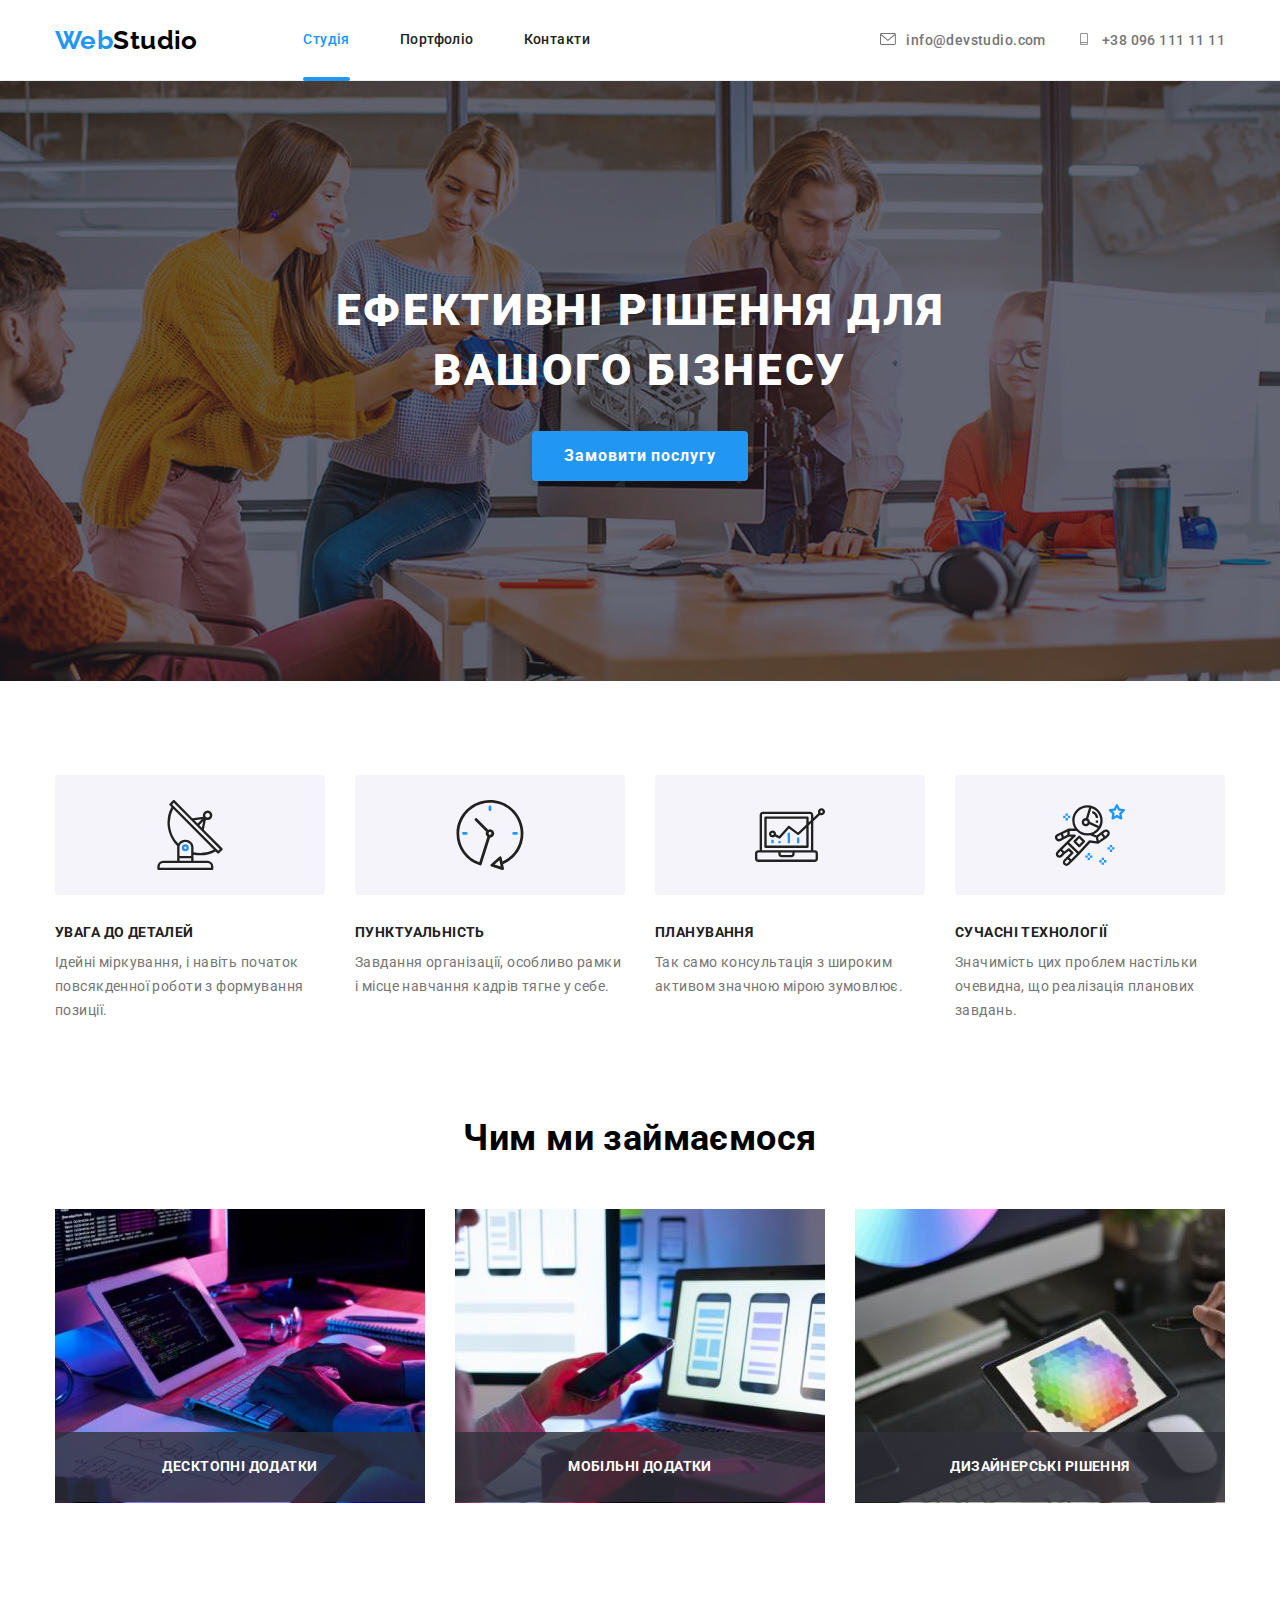
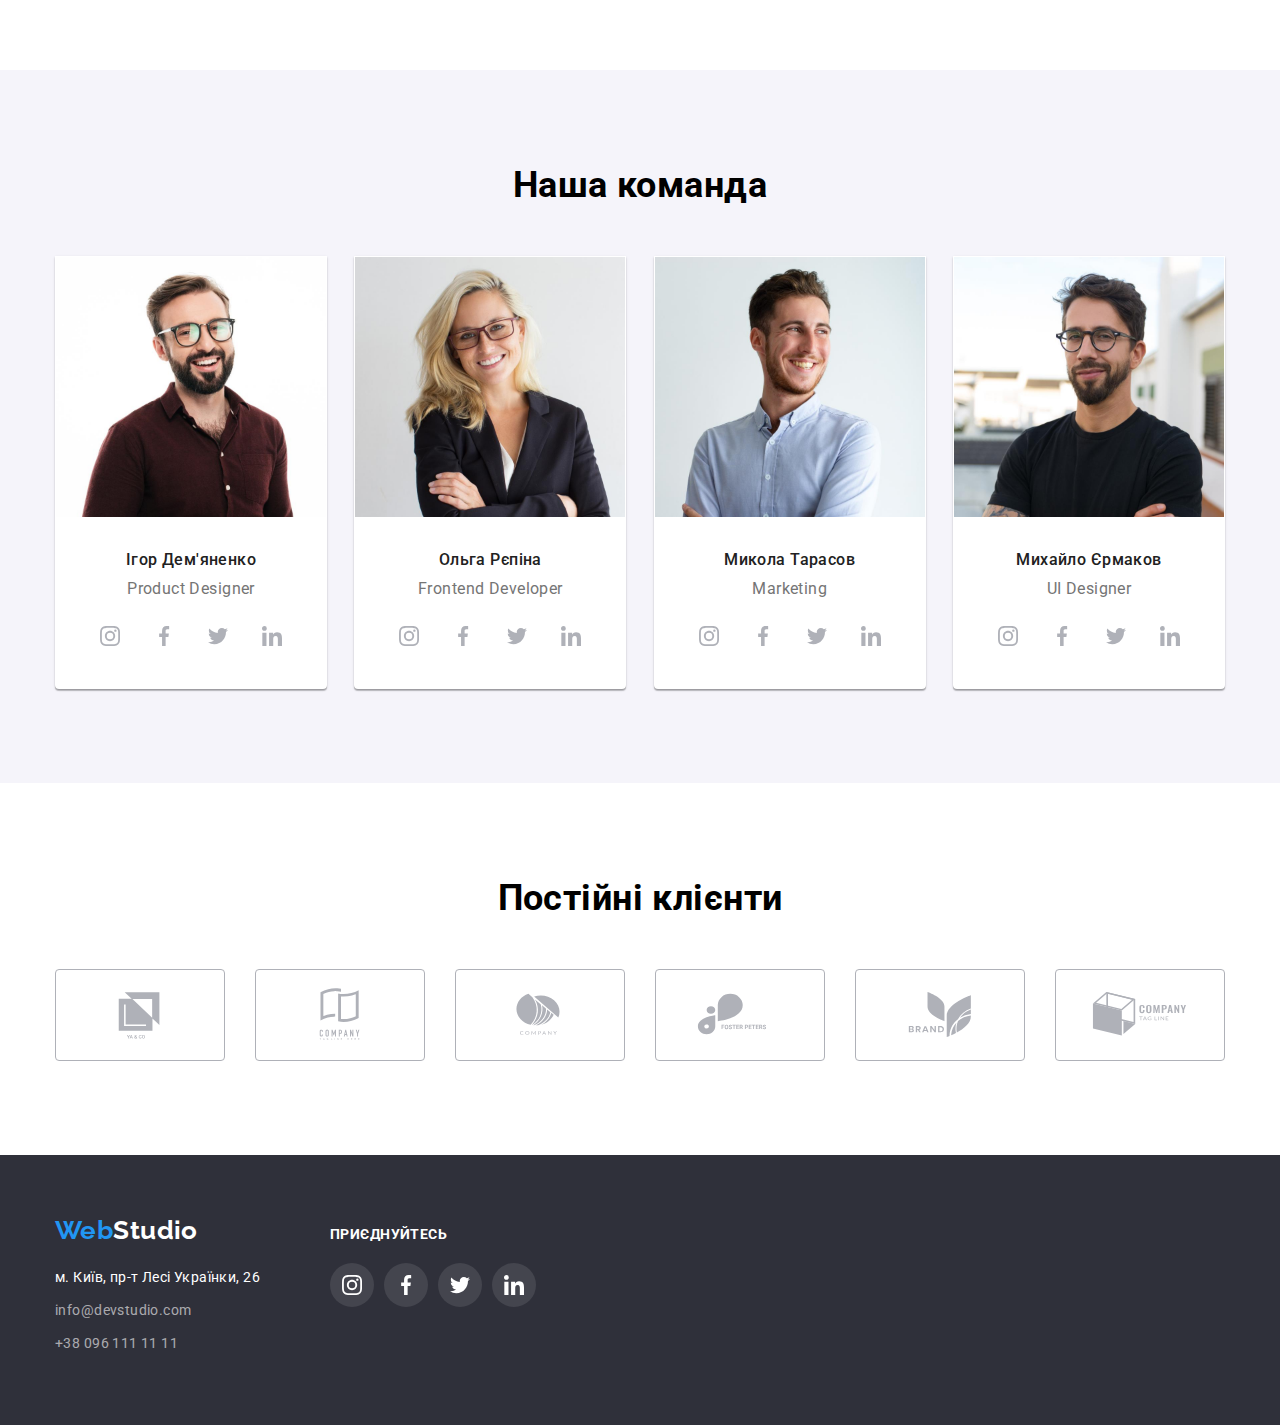
<file: index.html>
<!DOCTYPE html>
<html lang="uk">

<head>
  <meta charset="UTF-8" />
  <meta http-equiv="X-UA-Compatible" content="IE=edge" />
  <meta name="viewport" content="width=device-width, initial-scale=1.0" />
  <title>WebStudio</title>

  <link rel="preconnect" href="https://fonts.googleapis.com">
  <link rel="preconnect" href="https://fonts.gstatic.com" crossorigin>
  <link href="https://fonts.googleapis.com/css2?family=Raleway:wght@700&family=Roboto:wght@400;500;700;900&display=swap"
    rel="stylesheet">

  <link rel="stylesheet"
    href="https://cdnjs.cloudflare.com/ajax/libs/modern-normalize/1.1.0/modern-normalize.min.css" />
  <link rel="stylesheet" href="./css/styles.css" />
</head>

<body>
  <header>
    <div class="container">
      <div class="header-container">
        <div class="navigation">
          <a href="./index.html" class="logo">Web<span>Studio</span></a>
          <nav>
            <ul class="menu-items">
              <li class="item"><a href=./index.html class="current">Студія</a></li>
              <li class="item"><a href=./portfolio.html>Портфоліо</a></li>
              <li class="item"><a href=./index.html#team>Контакти</a></li>
            </ul>
          </nav>
        </div>
        <ul class="menu-contacts-list">
          <li class="menu-contacts-item">
            <a href="mailto:info@devstudio.com">
              <svg class="menu-contacts-icon" width="16" height="12">
                <use href="./images/icons.svg#icon-envelope">
                </use>
              </svg>info@devstudio.com
            </a>
          </li>
          <li class="menu-contacts-item">
            <a href="tel:+380961111111">
              <svg class="menu-contacts-icon" width="16" height="12">
                <use href="./images/icons.svg#icon-smartphone">
                </use>
              </svg>+38 096 111 11 11
            </a>
          </li>
        </ul>
      </div>
    </div>
  </header>

  <main>
    <section class="section order overlay" id="studio">
      <div class="container">
        <h1 class="webstudio-title">Ефективні рішення для<br>вашого бізнесу</h1>
        <button type="button" class="order-btn" data-modal-open>Замовити послугу</button>
      </div>
    </section>

    <section class="section features">
      <div class="container">
        <ul class="features-list">
          <li class="features-list-item">
            <div class="features-list-icon">
              <svg class="feature-icon" width="70" height="70">
                <use href="./images/icons.svg#icon-antenna">
                </use>
              </svg>
            </div>
            <h3 class="features-list-title">УВАГА ДО ДЕТАЛЕЙ</h3>
            <p class="features-list-descr">
              Ідейні міркування, і навіть початок повсякденної роботи з
              формування позиції.
            </p>
          </li>
          <li class="features-list-item">
            <div class="features-list-icon">
              <svg class="feature-icon" width="70" height="70">
                <use href="./images/icons.svg#icon-clock">
                </use>
              </svg>
            </div>
            <h3 class="features-list-title">ПУНКТУАЛЬНІСТЬ</h3>
            <p class="features-list-descr">
              Завдання організації, особливо рамки і місце навчання кадрів тягне
              у себе.
            </p>
          </li>
          <li class="features-list-item">
            <div class="features-list-icon">
              <svg class="feature-icon" width="70" height="70">
                <use href="./images/icons.svg#icon-diagram">
                </use>
              </svg>
            </div>
            <h3 class="features-list-title">ПЛАНУВАННЯ</h3>
            <p class="features-list-descr">
              Так само консультація з широким активом значною мірою зумовлює.
            </p>
          </li>
          <li class="features-list-item">
            <div class="features-list-icon">
              <svg class="feature-icon" width="70" height="70">
                <use href="./images/icons.svg#icon-astronaut">
                </use>
              </svg>
            </div>
            <h3 class="features-list-title">СУЧАСНІ ТЕХНОЛОГІЇ</h3>
            <p class="features-list-descr">
              Значимість цих проблем настільки очевидна, що реалізація планових
              завдань.
            </p>
          </li>
        </ul>
      </div>
    </section>

    <section class="section">
      <div class="container">
        <div class="about">
          <h2 class="studio-title">Чим ми займаємося</h2>
          <ul class="studio-imgs">
            <li>
              <img src="./images/img1.jpg" alt="Створення скелету HTML-документу" width="370" />
              <p class="studio-text">Десктопні додатки</p>
            </li>
            <li>
              <img src="./images/img2.jpg" alt="Структурна розмітка сторінки" width="370" />
              <p class="studio-text">Мобільні додатки</p>
            </li>
            <li>
              <img src="./images/img3.jpg" alt="CSS оформлення сторінки" width="370" />
              <p class="studio-text">Дизайнерські рішення</p>
            </li>
          </ul>
        </div>
      </div>
    </section>

    <section class="section team" id="team">
      <div class="container">
        <h2 class="team-title">Наша команда</h2>
        <ul class="team-container">
          <li class="team-card">
            <img src="./images/card1.jpg" alt="card1" class="team-card-img" width="270" />
            <h3 class="team-card-name">Ігор Дем'яненко</h3>
            <p class="team-card-position">Product Designer</p>
            <ul class="social-list">
              <li class="social-item"><a href="" class="social-link">
                  <svg class="social-icon" width="20" height="20">
                    <use href="./images/icons.svg#icon-instagram">
                    </use>
                  </svg></a>
              </li>
              <li class="social-item"><a href="" class="social-link">
                  <svg class="social-icon" width="20" height="20">
                    <use href="./images/icons.svg#icon-facebook">
                    </use>
                  </svg></a>
              </li>
              <li class="social-item"><a href="" class="social-link">
                  <svg class="social-icon" width="20" height="20">
                    <use href="./images/icons.svg#icon-twitter">
                    </use>
                  </svg></a>
              </li>
              <li class="social-item"><a href="" class="social-link">
                  <svg class="social-icon" width="20" height="20">
                    <use href="./images/icons.svg#icon-linkedin">
                    </use>
                  </svg></a>
              </li>
            </ul>
          </li>
          <li class="team-card">
            <img src="./images/card2.jpg" alt="card2" class="team-card-img" width="270" />
            <h3 class="team-card-name">Ольга Рєпіна</h3>
            <p class="team-card-position">Frontend Developer</p>
            <ul class="social-list">
              <li class="social-item"><a href="" class="social-link">
                  <svg class="social-icon" width="20" height="20">
                    <use href="./images/icons.svg#icon-instagram">
                    </use>
                  </svg></a>
              </li>
              <li class="social-item"><a href="" class="social-link">
                  <svg class="social-icon" width="20" height="20">
                    <use href="./images/icons.svg#icon-facebook">
                    </use>
                  </svg></a>
              </li>
              <li class="social-item"><a href="" class="social-link">
                  <svg class="social-icon" width="20" height="20">
                    <use href="./images/icons.svg#icon-twitter">
                    </use>
                  </svg></a>
              </li>
              <li class="social-item"><a href="" class="social-link">
                  <svg class="social-icon" width="20" height="20">
                    <use href="./images/icons.svg#icon-linkedin">
                    </use>
                  </svg></a>
              </li>
            </ul>
          </li>
          <li class="team-card">
            <img src="./images/card3.jpg" alt="card3" class="team-card-img" width="270" />
            <h3 class="team-card-name">Микола Тарасов</h3>
            <p class="team-card-position">Marketing</p>
            <ul class="social-list">
              <li class="social-item"><a href="" class="social-link">
                  <svg class="social-icon" width="20" height="20">
                    <use href="./images/icons.svg#icon-instagram">
                    </use>
                  </svg></a>
              </li>
              <li class="social-item"><a href="" class="social-link">
                  <svg class="social-icon" width="20" height="20">
                    <use href="./images/icons.svg#icon-facebook">
                    </use>
                  </svg></a>
              </li>
              <li class="social-item"><a href="" class="social-link">
                  <svg class="social-icon" width="20" height="20">
                    <use href="./images/icons.svg#icon-twitter">
                    </use>
                  </svg></a>
              </li>
              <li class="social-item"><a href="" class="social-link">
                  <svg class="social-icon" width="20" height="20">
                    <use href="./images/icons.svg#icon-linkedin">
                    </use>
                  </svg></a>
              </li>
            </ul>
          </li>
          <li class="team-card">
            <img src="./images/card4.jpg" alt="card4" class="team-card-img" width="270" />
            <h3 class="team-card-name">Михайло Єрмаков</h3>
            <p class="team-card-position">UI Designer</p>
            <ul class="social-list">
              <li class="social-item"><a href="" class="social-link">
                  <svg class="social-icon" width="20" height="20">
                    <use href="./images/icons.svg#icon-instagram">
                    </use>
                  </svg></a>
              </li>
              <li class="social-item"><a href="" class="social-link">
                  <svg class="social-icon" width="20" height="20">
                    <use href="./images/icons.svg#icon-facebook">
                    </use>
                  </svg></a>
              </li>
              <li class="social-item"><a href="" class="social-link">
                  <svg class="social-icon" width="20" height="20">
                    <use href="./images/icons.svg#icon-twitter">
                    </use>
                  </svg></a>
              </li>
              <li class="social-item"><a href="" class="social-link">
                  <svg class="social-icon" width="20" height="20">
                    <use href="./images/icons.svg#icon-linkedin">
                    </use>
                  </svg></a>
              </li>
            </ul>
          </li>
        </ul>
      </div>
    </section>

    <section class="section clients">
      <div class="container">
        <div class="about clients">
          <h2 class="clients-title">Постійні клієнти</h2>
          <ul class="clients-list">
            <li class="clients-item">
              <a href="" class="clients-link">
                <svg class="clients-icon" width="106" height="60">
                  <use href="./images/icons.svg#icon-client1">
                  </use>
                </svg>
              </a>
            </li>
            <li class="clients-item">
              <a href="" class="clients-link">
                <svg class="clients-icon" width="106" height="60">
                  <use href="./images/icons.svg#icon-client2">
                  </use>
                </svg>
              </a>
            </li>
            <li class="clients-item">
              <a href="" class="clients-link">
                <svg class="clients-icon" width="106" height="60">
                  <use href="./images/icons.svg#icon-client3">
                  </use>
                </svg>
              </a>
            </li>
            <li class="clients-item">
              <a href="" class="clients-link">
                <svg class="clients-icon" width="106" height="60">
                  <use href="./images/icons.svg#icon-client4">
                  </use>
                </svg>
              </a>
            </li>
            <li class="clients-item">
              <a href="" class="clients-link">
                <svg class="clients-icon" width="106" height="60">
                  <use href="./images/icons.svg#icon-client5">
                  </use>
                </svg>
              </a>
            </li>
            <li class="clients-item">
              <a href="" class="clients-link">
                <svg class="clients-icon" width="106" height="60">
                  <use href="./images/icons.svg#icon-client6">
                  </use>
                </svg>
              </a>
            </li>
          </ul>
        </div>
      </div>
    </section>
  </main>

  <footer id="contacts">
    <div class="container">
      <div class="footer-columns">
        <div class="footer-address">
          <a href="./index.html" class="logo">Web<span>Studio</span></a>
          <address>
            <ul class="address-list">
              <li class="location">м. Київ, пр-т Лесі Українки, 26</li>
              <li class="cont">info@devstudio.com</li>
              <li class="cont">+38 096 111 11 11</li>
            </ul>
          </address>
        </div>
        <div class="footer-social">
          <h3 class="social-title">приєднуйтесь</h3>
          <ul class="social-list">
            <li class="social-item"><a href="" class="social-link">
                <svg class="social-icon" width="20" height="20">
                  <use href="./images/icons.svg#icon-instagram">
                  </use>
                </svg></a>
            </li>
            <li class="social-item"><a href="" class="social-link">
                <svg class="social-icon" width="20" height="20">
                  <use href="./images/icons.svg#icon-facebook">
                  </use>
                </svg></a>
            </li>
            <li class="social-item"><a href="" class="social-link">
                <svg class="social-icon" width="20" height="20">
                  <use href="./images/icons.svg#icon-twitter">
                  </use>
                </svg></a>
            </li>
            <li class="social-item"><a href="" class="social-link">
                <svg class="social-icon" width="20" height="20">
                  <use href="./images/icons.svg#icon-linkedin">
                  </use>
                </svg></a>
            </li>
          </ul>
        </div>
      </div>
    </div>
  </footer>
  <div class="backdrop is-hidden" data-modal>
    <div class="modal">
      <button type="button" class="close-btn" data-modal-close>
        <svg class="close-icon" width="14" height="14">
          <use href="./images/icons.svg#icon-close"></use>
        </svg>
      </button>
    </div>
  </div>
  <script src="./js/modal.js"></script>
</body>

</html>
</file>
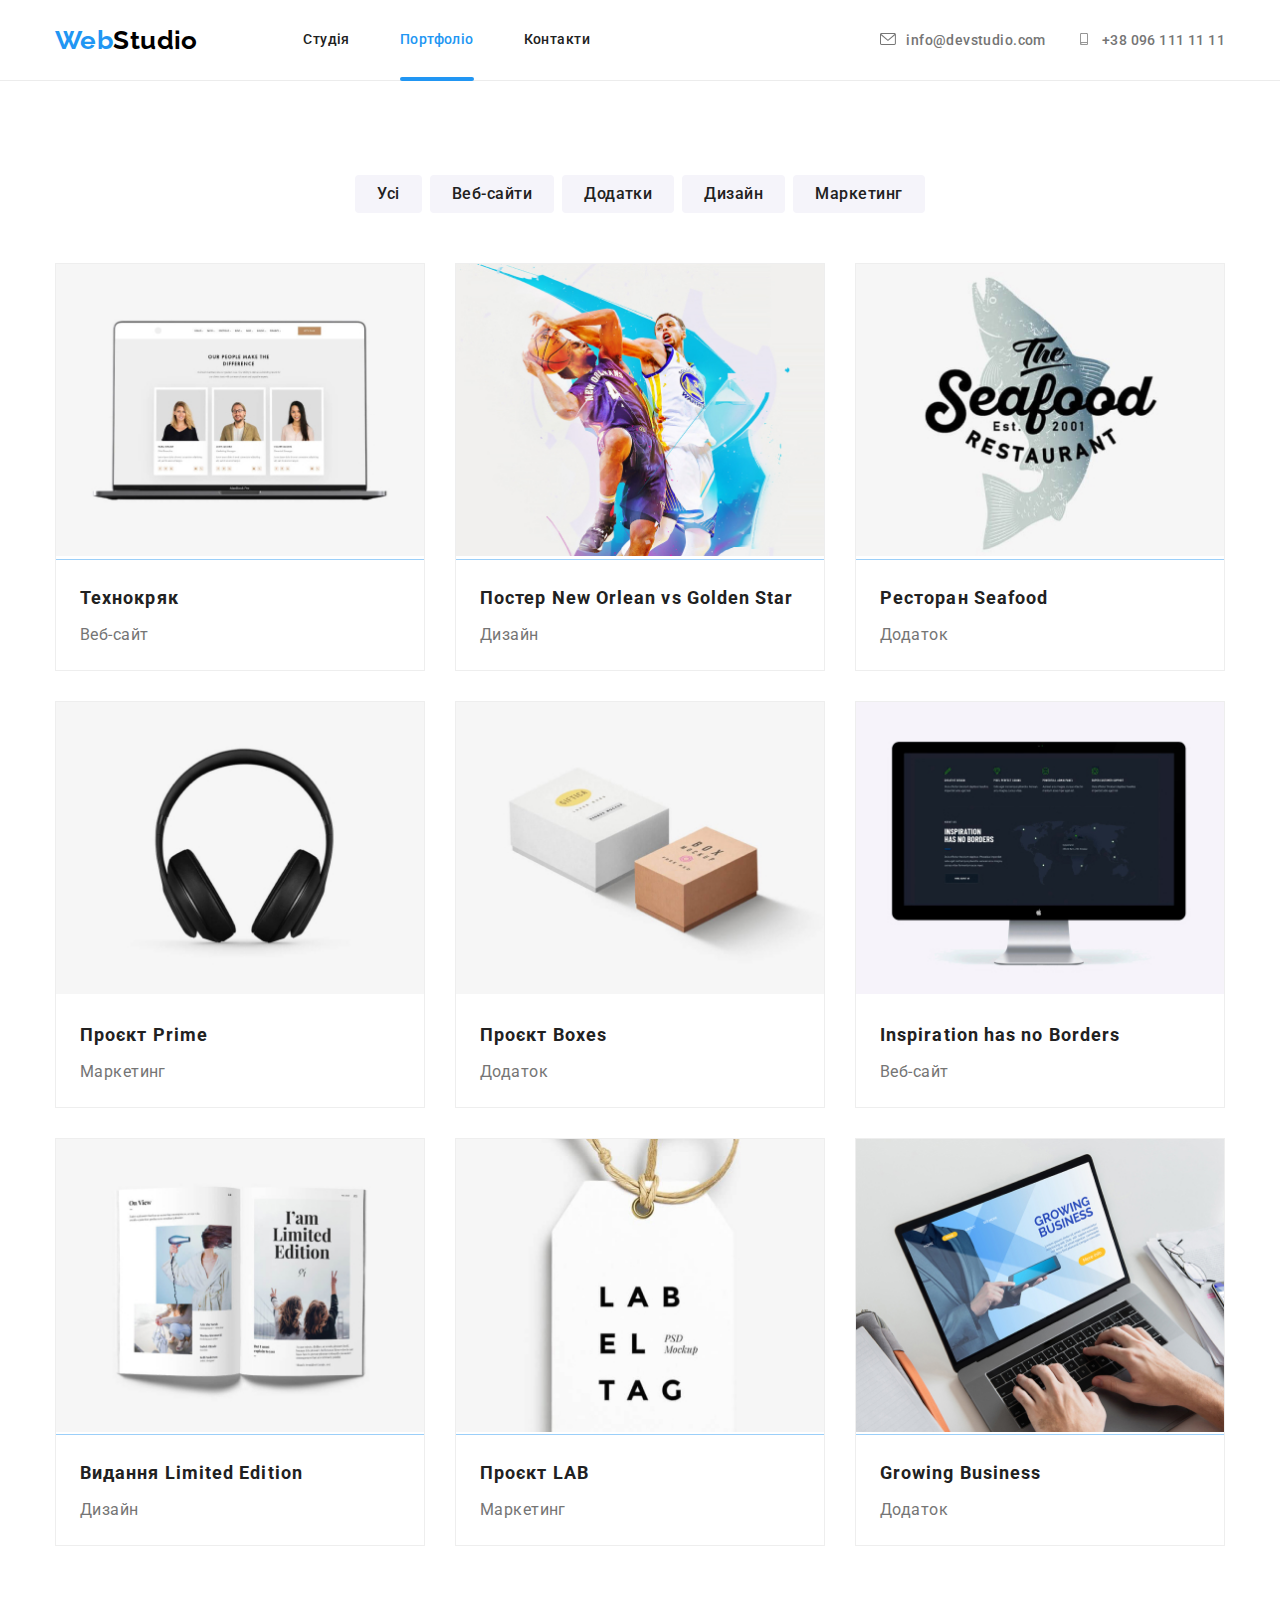
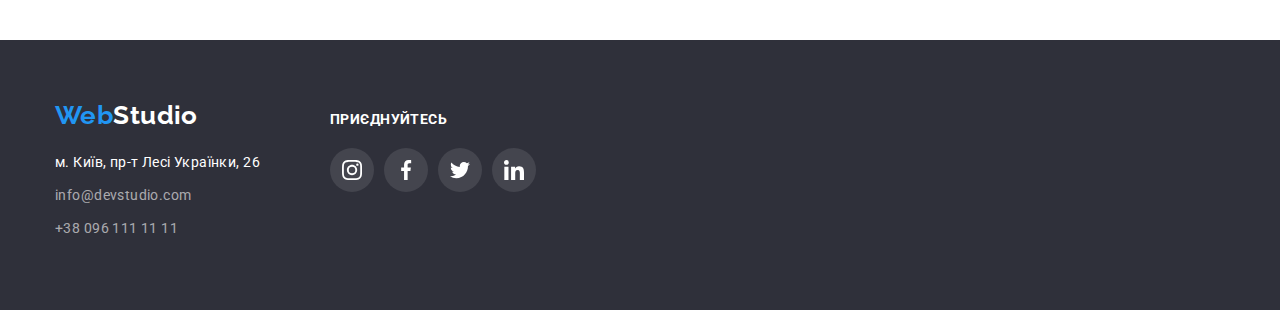
<file: portfolio.html>
<!DOCTYPE html>
<html lang="uk">

<head>
    <meta charset="UTF-8" />
    <meta http-equiv="X-UA-Compatible" content="IE=edge" />
    <meta name="viewport" content="width=device-width, initial-scale=1.0" />
    <title>Portfolio</title>

    <link rel="preconnect" href="https://fonts.googleapis.com">
  <link rel="preconnect" href="https://fonts.gstatic.com" crossorigin>
  <link href="https://fonts.googleapis.com/css2?family=Raleway:wght@700&family=Roboto:wght@400;500;700;900&display=swap"
    rel="stylesheet">

  <link rel="stylesheet"
    href="https://cdnjs.cloudflare.com/ajax/libs/modern-normalize/1.1.0/modern-normalize.min.css" />
  <link rel="stylesheet" href="./css/styles.css" />
</head>

<body class="portfolio">
    <header>
        <div class="container">
            <div class="header-container">
                <div class="navigation">
                    <a href="./index.html" class="logo">Web<span>Studio</span></a>
                    <nav>
                        <ul class="menu-items">
                            <li class="item"><a href=./index.html>Студія</a></li>
                            <li class="item"><a href=./portfolio.html class="current">Портфоліо</a></li>
                            <li class="item"><a href=./index.html#team>Контакти</a></li>
                        </ul>
                    </nav>
                </div>
                <ul class="menu-contacts-list">
                    <li class="menu-contacts-item">
                        <a href="mailto:info@devstudio.com">
                            <svg class="menu-contacts-icon" width="16" height="12">
                                <use href="./images/icons.svg#icon-envelope">
                                </use>
                            </svg>info@devstudio.com
                        </a>
                    </li>
                    <li class="menu-contacts-item">
                        <a href="tel:+380961111111">
                            <svg class="menu-contacts-icon" width="16" height="12">
                                <use href="./images/icons.svg#icon-smartphone">
                                </use>
                            </svg>+38 096 111 11 11
                        </a>
                    </li>
                </ul>
            </div>
        </div>
    </header>

    <main>
        <section class="section">
            <div class="container">
                <ul class="filters-list">
                    <li class="filter">
                        <button class="filter-btn" type="button">Усі</button>
                    </li>
                    <li class="filter">
                        <button class="filter-btn" type="button">Веб-сайти</button>
                    </li>
                    <li class="filter">
                        <button class="filter-btn" type="button">Додатки</button>
                    </li>
                    <li class="filter">
                        <button class="filter-btn" type="button">Дизайн</button>
                    </li>
                    <li class="filter">
                        <button class="filter-btn" type="button">Маркетинг</button>
                    </li>
                </ul>
                <ul class="projects">
                    <li class="project-card">
                        <div class="card-overlay">
                            <img src="./images/project1.jpg" alt="зображення з сторінкою веб-сайту"
                                class="project-card-img" />
                            <div class="project-overlay">
                                <p class="project-overlay-description">Ресурс пропонує комплексні пропозиції з різним
                                    рівнем функціоналу та сервісів. Все це дозволить відвідувачу отримати вичерпні
                                    відомості про компанію чи приватну особу.</p>
                            </div>
                        </div>
                        <div class="project-description">
                            <h3 class="project-card-name">Технокряк</h3>
                            <p class="project-card-filter">Веб-сайт</p>
                        </div>
                    </li>
                    <li class="project-card">
                        <div class="card-overlay">
                            <img src="./images/project2.jpg" alt="зображення з грою в баскетбол"
                                class="project-card-img" />
                            <div class="project-overlay">
                                <p class="project-overlay-description">Ресурс пропонує комплексні пропозиції з різним
                                    рівнем функціоналу та сервісів. Все це дозволить відвідувачу отримати вичерпні
                                    відомості про компанію чи приватну особу.</p>
                            </div>
                        </div>

                        <div class="project-description">
                            <h3 class="project-card-name">Постер New Orlean vs Golden Star</h3>
                            <p class="project-card-filter">Дизайн</p>
                        </div>
                    </li>
                    <li class="project-card">
                        <div class="card-overlay">
                            <img src="./images/project3.jpg" alt="зображення з логотипом ресторану"
                                class="project-card-img" />
                            <div class="project-overlay">
                                <p class="project-overlay-description">Ресурс пропонує комплексні пропозиції з різним
                                    рівнем функціоналу та сервісів. Все це дозволить відвідувачу отримати вичерпні
                                    відомості про компанію чи приватну особу.</p>
                            </div>
                        </div>

                        <div class="project-description">
                            <h3 class="project-card-name">Ресторан Seafood</h3>
                            <p class="project-card-filter">Додаток</p>
                        </div>
                    </li>
                    <li class="project-card">
                        <div class="card-overlay">
                            <img src="./images/project4.jpg" alt="зображення навушників" class="project-card-img" />
                            <div class="project-overlay">
                                <p class="project-overlay-description">Ресурс пропонує комплексні пропозиції з різним
                                    рівнем функціоналу та сервісів. Все це дозволить відвідувачу отримати вичерпні
                                    відомості про компанію чи приватну особу.</p>
                            </div>
                        </div>

                        <div class="project-description">
                            <h3 class="project-card-name">Проєкт Prime</h3>
                            <p class="project-card-filter">Маркетинг</p>
                        </div>
                    </li>
                    <li class="project-card">
                        <div class="card-overlay">
                            <img src="./images/project5.jpg" alt="зображення з коробками" class="project-card-img" />
                            <div class="project-overlay">
                                <p class="project-overlay-description">Ресурс пропонує комплексні пропозиції з різним
                                    рівнем функціоналу та сервісів. Все це дозволить відвідувачу отримати вичерпні
                                    відомості про компанію чи приватну особу.</p>
                            </div>
                        </div>

                        <div class="project-description">
                            <h3 class="project-card-name">Проєкт Boxes</h3>
                            <p class="project-card-filter">Додаток</p>
                        </div>
                    </li>
                    <li class="project-card">
                        <div class="card-overlay">
                            <img src="./images/project6.jpg" alt="зображення з сторінкою веб-сайту"
                                class="project-card-img" />
                            <div class="project-overlay">
                                <p class="project-overlay-description">Ресурс пропонує комплексні пропозиції з різним
                                    рівнем функціоналу та сервісів. Все це дозволить відвідувачу отримати вичерпні
                                    відомості про компанію чи приватну особу.</p>
                            </div>
                        </div>

                        <div class="project-description">
                            <h3 class="project-card-name">Inspiration has no Borders</h3>
                            <p class="project-card-filter">Веб-сайт</p>
                        </div>
                    </li>
                    <li class="project-card">
                        <div class="card-overlay">
                            <img src="./images/project7.jpg" alt="зображення журналу" class="project-card-img" />
                            <div class="project-overlay">
                                <p class="project-overlay-description">Ресурс пропонує комплексні пропозиції з різним
                                    рівнем функціоналу та сервісів. Все це дозволить відвідувачу отримати вичерпні
                                    відомості про компанію чи приватну особу.</p>
                            </div>
                        </div>

                        <div class="project-description">
                            <h3 class="project-card-name">Видання Limited Edition</h3>
                            <p class="project-card-filter">Дизайн</p>
                        </div>
                    </li>
                    <li class="project-card">
                        <div class="card-overlay">
                            <img src="./images/project8.jpg" alt="зображення з рекламою дизайн проєкту"
                                class="project-card-img" />
                            <div class="project-overlay">
                                <p class="project-overlay-description">Ресурс пропонує комплексні пропозиції з різним
                                    рівнем функціоналу та сервісів. Все це дозволить відвідувачу отримати вичерпні
                                    відомості про компанію чи приватну особу.</p>
                            </div>
                        </div>

                        <div class="project-description">
                            <h3 class="project-card-name">Проєкт LAB</h3>
                            <p class="project-card-filter">Маркетинг</p>
                        </div>
                    </li>
                    <li class="project-card">
                        <div class="card-overlay">
                            <img src="./images/project9.jpg" alt="зображення ноутбуку з процессом розробки"
                                class="project-card-img" />
                            <div class="project-overlay">
                                <p class="project-overlay-description">Ресурс пропонує комплексні пропозиції з різним
                                    рівнем функціоналу та сервісів. Все це дозволить відвідувачу отримати вичерпні
                                    відомості про компанію чи приватну особу.</p>
                            </div>
                        </div>

                        <div class="project-description">
                            <h3 class="project-card-name">Growing Business</h3>
                            <p class="project-card-filter">Додаток</p>
                        </div>
                    </li>
                </ul>
            </div>
        </section>
    </main>

    <footer id="contacts">
        <div class="container">
            <div class="footer-columns">
                <div class="footer-address">
                    <a href="./index.html" class="logo">Web<span>Studio</span></a>
                    <address>
                        <ul class="address-list">
                            <li class="location">м. Київ, пр-т Лесі Українки, 26</li>
                            <li class="cont">info@devstudio.com</li>
                            <li class="cont">+38 096 111 11 11</li>
                        </ul>
                    </address>
                </div>
                <div class="footer-social">
                    <h3 class="social-title">приєднуйтесь</h3>
                    <ul class="social-list">
                        <li class="social-item"><a href="" class="social-link">
                                <svg class="social-icon" width="20" height="20">
                                    <use href="./images/icons.svg#icon-instagram">
                                    </use>
                                </svg></a>
                        </li>
                        <li class="social-item"><a href="" class="social-link">
                                <svg class="social-icon" width="20" height="20">
                                    <use href="./images/icons.svg#icon-facebook">
                                    </use>
                                </svg></a>
                        </li>
                        <li class="social-item"><a href="" class="social-link">
                                <svg class="social-icon" width="20" height="20">
                                    <use href="./images/icons.svg#icon-twitter">
                                    </use>
                                </svg></a>
                        </li>
                        <li class="social-item"><a href="" class="social-link">
                                <svg class="social-icon" width="20" height="20">
                                    <use href="./images/icons.svg#icon-linkedin">
                                    </use>
                                </svg></a>
                        </li>
                    </ul>
                </div>
            </div>
        </div>
    </footer>
</body>

</html>
</file>
<file: css/styles.css>
* {
    box-sizing: border-box;
    margin: 0;
    padding: 0;
}

:root {
    --accent-color: #2196F3;
    --primary-color: #212121;
    --white-color: #fff;
    --secondary-color: #757575;
    --secondary-font: 'Raleway', normal;
}

ul {
    list-style-type: none;
}

a {
    text-decoration: none;
}

address {
    font-style: normal;
}

body {
    font-family: 'Roboto', sans-serif;
    font-size: 14px;
    letter-spacing: 0.03em;
}

header {
    background: var(--white-color);
    border-bottom: 1px solid #ECECEC;
}

header .logo,
footer .logo {
    color: var(--accent-color);
    font-weight: 700;
    font-size: 26px;
    line-height: 31px;
    font-family: var(--secondary-font);
}

header .logo span {
    color: #000;
}


.navigation {
    display: flex;
    align-items: center;
    justify-content: space-between;
    width: 50%;
}

.container {
    max-width: 1200px;
    padding: 0px 15px;
    margin: 0 auto;
}

.section {
    padding: 94px 0;
}

.menu-items {
    display: flex;
    align-items: center;
    justify-content: space-between;
    height: 80px;

}

.menu-contacts-list {
    display: flex;
    align-items: center;
    justify-content: flex-end;
    font-weight: 500;
    line-height: 16px;
    color: var(--secondary-color);
    width: 50%;
}


.item {
    margin-right: 50px;
    position: relative;
    height: 100%;
    display: flex;
    align-items: center;
    cursor: pointer;
}

.item a {
    color: var(--primary-color);
    font-weight: 500;
    line-height: 1.14;
    transition: color 250ms cubic-bezier(0.4, 0, 0.2, 1);

}

.item:hover a,
.item:active a,
.item:focus-within a,
.item a.current {
    color: var(--accent-color);
}

.item a::after {
    width: 100%;
    content: "";
    position: absolute;
    display: block;
    height: 4px;
    border-radius: 2px;
    bottom: -1px;
    background: var(--accent-color);
    transform: scaleX(0);
    transition: transform 300ms cubic-bezier(0.4, 0, 0.2, 1);
}

.item:hover a::after,
.item:active a::after,
.itema:focus-within a::after,
.item a.current::after {
    transform: scaleX(1);
    transition: transform 300ms cubic-bezier(0.4, 0, 0.2, 1);
}

.menu-contacts-item {
    color: var(--secondary-color);
    margin-right: 30px;
}

.menu-contacts-item a {
    color: var(--secondary-color);
    transition: color 250ms cubic-bezier(0.4, 0, 0.2, 1);
}

.menu-contacts-item:hover a,
/* .menu-contacts-item:target a, */
.menu-contacts-item:focus-within a {
    color: var(--accent-color);
}

.menu-contacts-item:hover a .menu-contacts-icon {
    fill: var(--accent-color);
}

.menu-contacts-item:focus-within a .menu-contacts-icon {
    fill: var(--accent-color);

}

.menu-contacts-item:last-of-type {
    margin-right: 0;
}

.menu-contacts-icon {
    margin-right: 10px;
    fill: var(--secondary-color);
}

.order {
    padding: 200px 0;
}

.overlay {
    background: linear-gradient(to right,
            rgba(47, 48, 58, 40%),
            rgba(47, 48, 58, 40%)),
        url(../images/orderoverlay.jpg) no-repeat center/cover;
}

.webstudio-title {
    color: var(--white-color);
    text-transform: uppercase;
    font-weight: 900;
    font-size: 44px;
    line-height: 1.36;
    letter-spacing: 0.06em;
}

.order-btn {
    font-family: 'Roboto';
    font-style: normal;
    background-color: var(--accent-color);
    border: none;
    box-shadow: 0px 4px 4px rgba(0, 0, 0, 0.15);
    border-radius: 4px;
    font-weight: 700;
    font-size: 16px;
    line-height: 1.88;
    letter-spacing: 0.06em;
    color: var(--white-color);
    margin-top: 30px;
    padding: 10px 32px 10px 32px;
    cursor: pointer;
    transition: background-color 250ms cubic-bezier(0.4, 0, 0.2, 1),
        color 250ms cubic-bezier(0.4, 0, 0.2, 1);
}

.order-btn:hover {
    color: var(--white-color);
    background-color: #188ce8;
    box-shadow: 0px 4px 4px rgba(0, 0, 0, 0.15);
    border-radius: 4px;
}

.order-btn:focus {
    color: var(--white-color);
    background-color: #188ce8;
    box-shadow: 0px 4px 4px rgba(0, 0, 0, 0.15);
    border-radius: 4px;

}

.features {
    padding-bottom: 0;
}

.features-list {
    display: flex;
}

.features-list-item {
    margin-right: 30px;
}

.features-list-item:last-of-type {
    margin-right: 0
}

.features-list-title {
    font-size: 14px;
    color: var(--primary-color);
    font-weight: 700;
    line-height: 1.14;
    text-transform: uppercase;
    width: 270px;
    display: flex;
    margin-bottom: 10px;
    margin-top: 30px;
}

.features-list-descr {
    line-height: 1.71;
    color: var(--secondary-color);
    width: 270px;
}

.about {
    display: flex;
    flex-direction: column;
    align-items: center;
}

.studio-title {
    font-weight: 700;
    font-size: 36px;
    line-height: 1.17;
    display: flex;
    align-items: center;

}

.studio-imgs {
    margin-top: 50px;
    display: flex;
    align-items: center;
    justify-content: space-between;
    width: 1170px;
}

.studio-text {
    width: 100%;
    position: relative;
    bottom: 74px;
    left: 0;
    padding: 27px 0px;
    font-weight: 700;
    font-size: 14px;
    line-height: 1.14;
    text-align: center;
    text-transform: uppercase;
    color: var(--white-color);
    background-color: rgba(47, 48, 58, 0.8);
}

.team {
    background: #F5F4FA;
}

.team,
.order {
    text-align: center;
}

.team-container {
    display: flex;
    justify-content: space-between;
    align-items: center;
    margin-top: 50px;
}

.team-card {
    background: var(--white-color);
    box-shadow: 0px 1px 3px rgba(0, 0, 0, 0.12),
        0px 1px 1px rgba(0, 0, 0, 0.14),
        0px 2px 1px rgba(0, 0, 0, 0.2);
    border-radius: 0px 0px 4px 4px;
    border: transparent solid 1px;
    padding-bottom: 30px;
}

.team-title {
    font-weight: 700;
    font-size: 36px;
    line-height: 1.17;
}

.team-card-name {
    margin-top: 30px;
    margin-bottom: 10px;
    font-weight: 500;
    font-size: 16px;
    line-height: 1.19;
    color: var(--primary-color);
    text-align: center;
}

.team-card-position {
    font-size: 16px;
    line-height: 1.19;
    text-align: center;
    color: var(--secondary-color);
}

.social-list {
    display: flex;
    justify-content: center;
    gap: 10px;
    margin-top: 16px;
}

.social-link {
    width: 44px;
    height: 44px;
    display: flex;
    align-items: center;
    justify-content: center;
    background-color: var(--white-color);
    border-radius: 50%;
    transition: background-color 250ms cubic-bezier(0.4, 0, 0.2, 1),
        color 250ms cubic-bezier(0.4, 0, 0.2, 1);
}

.social-icon {
    fill: #AFB1B8;
    transition: background-color 250ms cubic-bezier(0.4, 0, 0.2, 1),
        fill 250ms cubic-bezier(0.4, 0, 0.2, 1);
}

.social-link:hover {
    background-color: var(--accent-color);
}

.social-link:focus {
    background-color: var(--accent-color);

}

.social-link:hover .social-icon {
    fill: var(--white-color)
}

.social-link:focus .social-icon {
    fill: var(--white-color);

}


footer .social-list {
    display: flex;
    gap: 10px;
    margin-top: 16px;
}

footer .social-link {
    width: 44px;
    height: 44px;
    display: flex;
    align-items: center;
    background-color: rgba(255, 255, 255, 0.1);
    border-radius: 50%;
}

footer .social-icon {
    fill: var(--white-color);

}

footer {
    background-color: #2F303A;
    padding: 60px 0;
}

.footer-columns {
    display: flex;
    align-items: baseline;
    margin: 0;
    padding: 0;

}

.social-title {
    font-size: 14px;
    color: var(--white-color);
    font-weight: 700;
    line-height: 1.14;
    text-transform: uppercase;
    display: flex;
    align-items: center;
    margin-bottom: 20px;
}

.footer-social {
    margin-left: 70px;
    width: 206px;

}


footer .logo {
    margin-bottom: 20px;
    display: block;
}

footer .logo span {
    color: var(--white-color);
}

.footer-address {
    display: block;
}



.address-list li {
    margin-bottom: 9px;
}

.location {
    line-height: 1.71;
    color: var(--white-color);
}




.cont {
    color: rgba(255, 255, 255, 0.6);
    line-height: 1.71;
}


.filters-list {
    display: flex;
    justify-content: center;
    margin-bottom: 50px;
}

.filter-btn {
    font-family: 'Roboto';
    font-style: normal;
    border: none;
    background-color: #F5F4FA;
    color: var(--primary-color);
    border-radius: 4px;
    font-weight: 500;
    font-size: 16px;
    line-height: 1.63;
    letter-spacing: 0.03em;
    padding: 6px 22px;
    transition: background-color 250ms cubic-bezier(0.4, 0, 0.2, 1),
        color 250ms cubic-bezier(0.4, 0, 0.2, 1),
        box-shadow 250ms cubic-bezier(0.4, 0, 0.2, 1);

}

.filter {
    margin-right: 8px;
}

.filter:last-of-type {
    margin-right: 0;
}

.filter-btn:hover {
    cursor: pointer;
    background-color: var(--accent-color);
    color: var(--white-color);
    box-shadow: 0px 3px 1px rgba(0, 0, 0, 0.1),
        0px 1px 2px rgba(0, 0, 0, 0.08),
        0px 2px 2px rgba(0, 0, 0, 0.12);
}

.filter-btn:focus {
    cursor: pointer;
    background-color: var(--accent-color);
    color: var(--white-color);
    box-shadow: 0px 3px 1px rgba(0, 0, 0, 0.1),
        0px 1px 2px rgba(0, 0, 0, 0.08),
        0px 2px 2px rgba(0, 0, 0, 0.12);

}

.projects {
    display: flex;
    flex-wrap: wrap;
    gap: 30px;
}

.project-card {
    width: 370px;
    background: #FFFFFF;
    border: 1px solid #EEEEEE;
    transition: box-shadow 250ms cubic-bezier(0.4, 0, 0.2, 1);

}

.card-overlay {
    position: relative;
    overflow: hidden;
}

.project-overlay {
    position: absolute;
    display: inline-block;
    content: '';
    width: 100%;
    height: 100%;
    top: 0;
    left: 0;
    background-color: rgba(33, 150, 243, 0.9);
    transform: translateY(100%);
    transition: transform 250ms cubic-bezier(0.4, 0, 0.2, 1);
}

.project-card:hover .project-overlay {
    transform: translateY(0);
}

.project-overlay-description {
    position: absolute;
    top: 0;
    left: 0;
    padding: 63px 24px;
    font-size: 18px;
    line-height: 1.56;
    color: var(--white-color);
}

.project-card:hover {
    box-shadow: 0px 1px 1px rgba(0, 0, 0, 0.12),
        0px 4px 4px rgba(0, 0, 0, 0.06),
        1px 4px 6px rgba(0, 0, 0, 0.16);

}

.project-card:focus {
    box-shadow: 0px 1px 1px rgba(0, 0, 0, 0.12),
        0px 4px 4px rgba(0, 0, 0, 0.06),
        1px 4px 6px rgba(0, 0, 0, 0.16);

}



.project-card img {
    width: 100%;
}

.project-description {
    padding: 20px 24px;
}

.project-card-name {
    font-weight: 700;
    font-size: 18px;
    line-height: 2;
    letter-spacing: 0.06em;
    color: var(--primary-color);
    margin-bottom: 4px;
}

.project-card-filter {
    font-size: 16px;
    line-height: 1.88;
    letter-spacing: 0, 03em;
    color: var(--secondary-color);

}

.header-container {
    display: flex;
    align-items: center;
}

.clients-title {
    font-weight: 700;
    font-size: 36px;
    line-height: 1.17;
    text-align: center;
}

.clients-list {
    display: flex;
    gap: 30px;
    margin-top: 50px;
}

.clients-item {
    width: calc((100-60px) / 3);
}

.clients-link {
    width: 170px;
    height: 92px;
    display: flex;
    align-items: center;
    justify-content: center;
    border: 1px solid #AFB1B8;
    border-radius: 4px;
    transition: border-color 250ms cubic-bezier(0.4, 0, 0.2, 1),
        color 250ms cubic-bezier(0.4, 0, 0.2, 1);
}

.clients-icon {
    fill: #AFB1B8;
    transition: border-color 250ms cubic-bezier(0.4, 0, 0.2, 1),
        fill 250ms cubic-bezier(0.4, 0, 0.2, 1);
}

.clients-link:hover {
    background-color: var(--white-color);
    border: 1px solid var(--accent-color);
    border-radius: 4px;
}

.clients-link:focus {
    background-color: var(--white-color);
    border: 1px solid var(--accent-color);
    border-radius: 4px;

}


.clients-link:focus .clients-icon {
    fill: var(--accent-color);

}

.clients-link:hover .clients-icon {
    fill: var(--accent-color);
}

.features-list-icon {
    width: 270px;
    height: 120px;
    display: flex;
    align-items: center;
    justify-content: center;
    border-radius: 4px;
    background-color: #F5F4FA;
}

.backdrop {
    position: fixed;
    display: flex;
    align-items: center;
    justify-content: center;
    width: 100vw;
    height: 100vh;
    background-color: rgba(0, 0, 0, 0.2);
    top: 0;
    transition: opacity 250ms cubic-bezier(0.4, 0, 0.2, 1),
        visibility 250ms cubic-bezier(0.4, 0, 0.2, 1);
}

.backdrop.is-hidden {
    opacity: 0;
    visibility: hidden;
    pointer-events: none;
}

.backdrop.is-hidden .modal {
    transform: scale(2);
}

.modal {
    width: 528px;
    min-height: 581px;
    border-radius: 4px;
    background-color: var(--white-color);
    position: relative;
    transform: scale(1);
    transition: transform 250ms cubic-bezier(0.4, 0, 0.2, 1);
}

.close-btn {
    position: absolute;
    display: flex;
    align-items: center;
    justify-content: center;
    right: 8px;
    top: 8px;
    background-color: transparent;
    border-radius: 50%;
    width: 30px;
    height: 30px;
    border: 1px solid rgba(0, 0, 0, 0.1);
    cursor: pointer;
}
</file>
